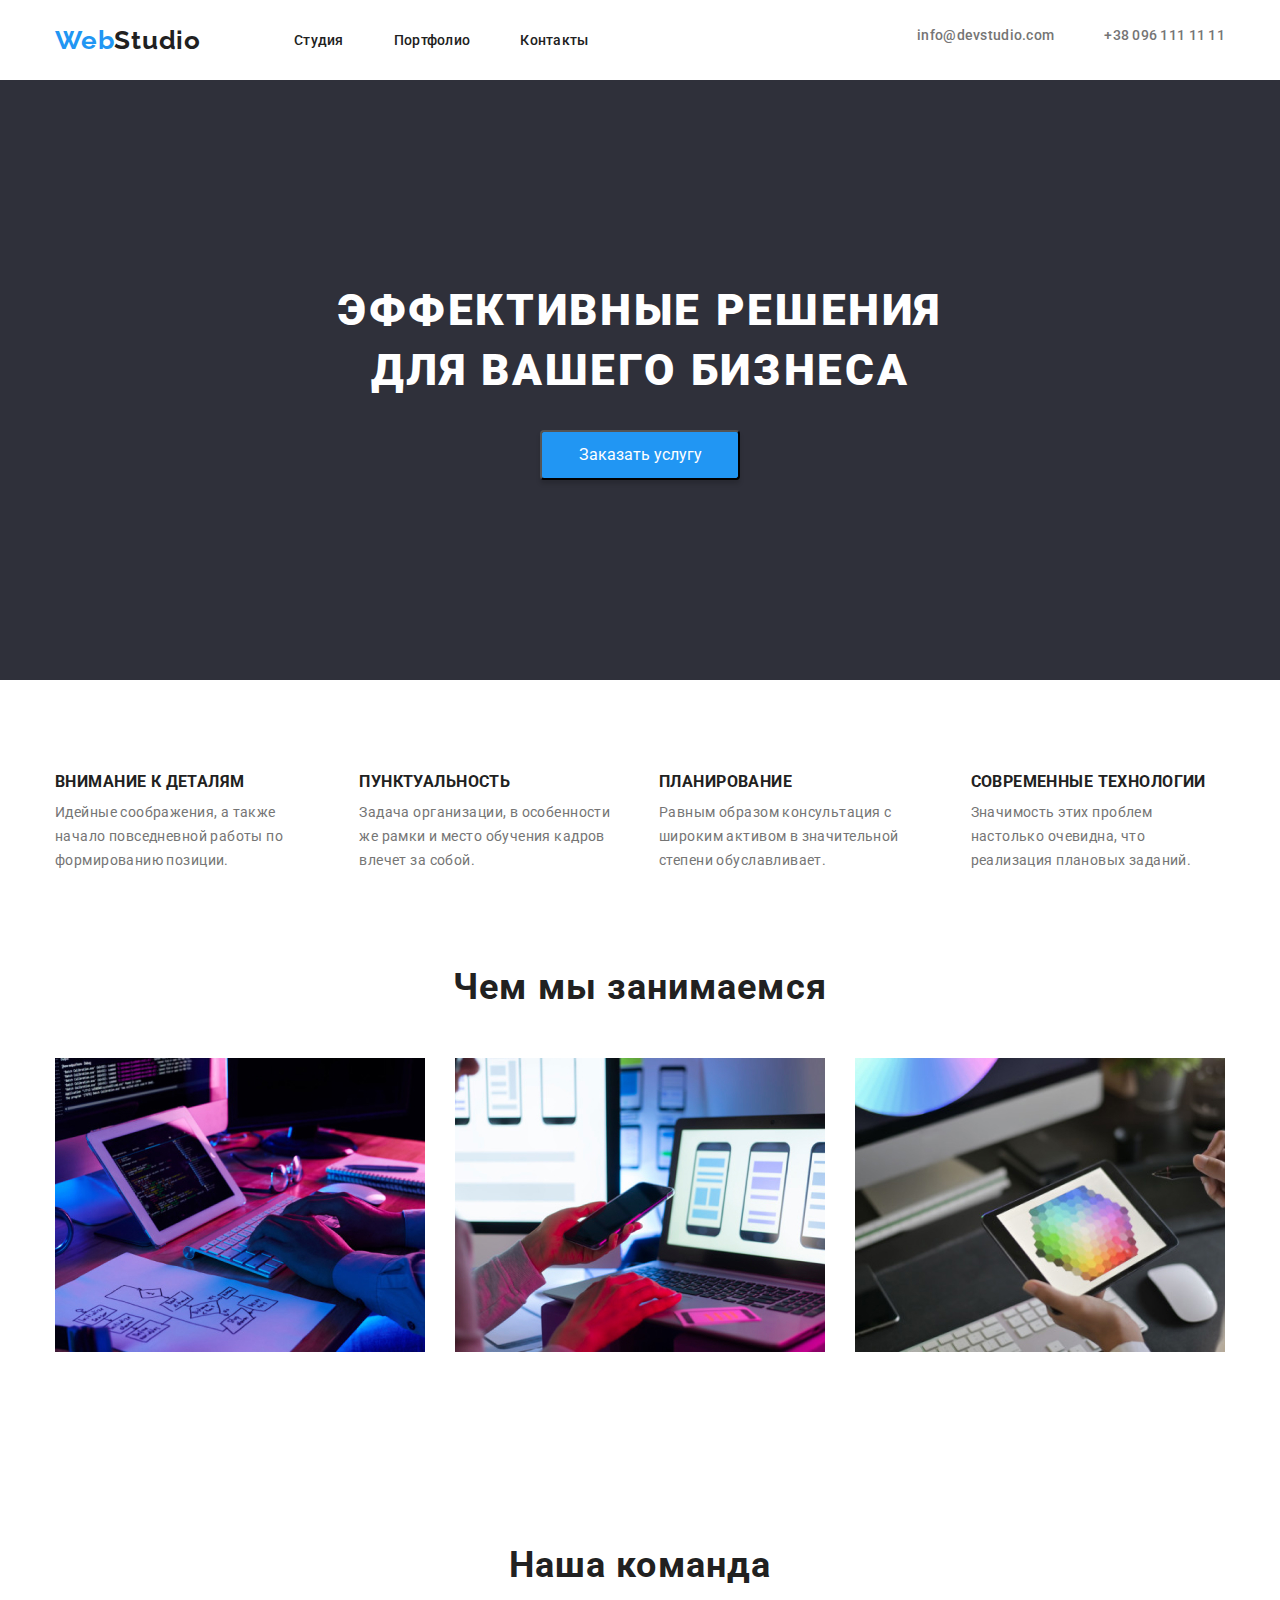
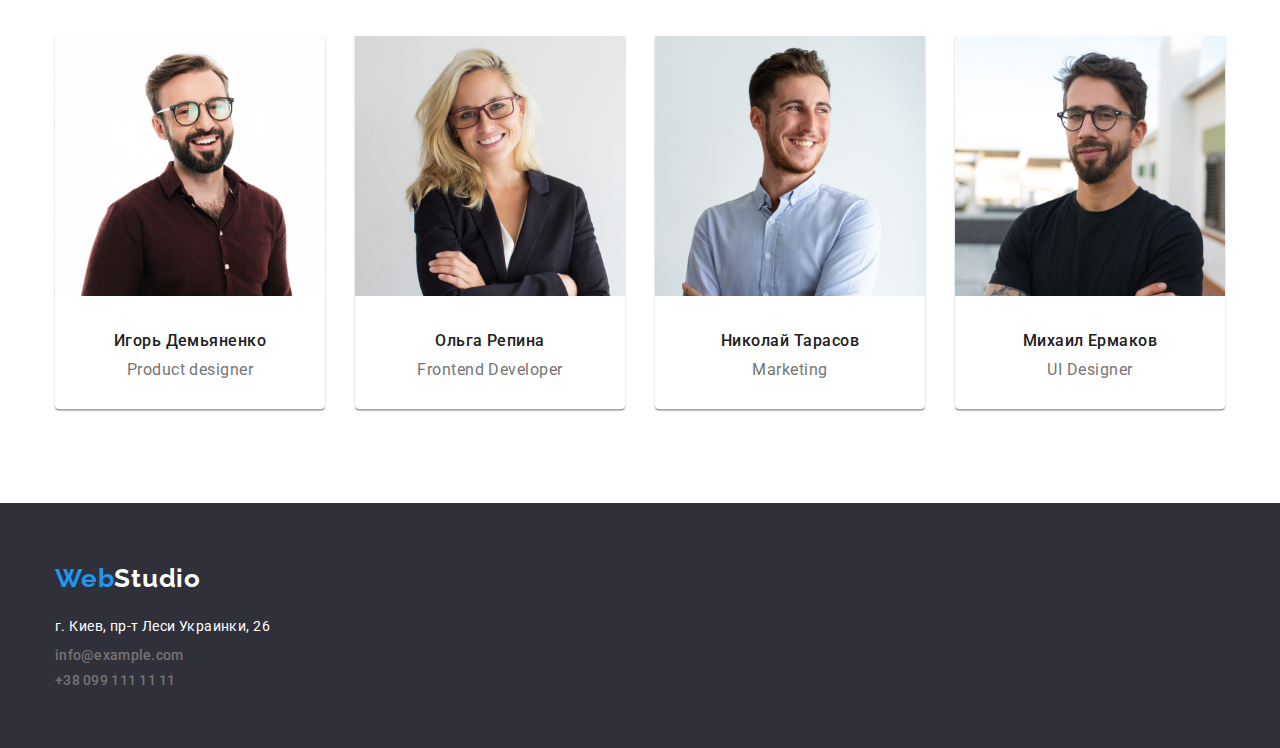
<file: index.html>
<!DOCTYPE html>
<html lang="en">
    <head>
        <meta charset="UTF-8">
        <meta name="viewport" content="width=device-width, initial-scale=1.0">
        <title>Web Studio</title>
        <link
            rel="stylesheet"
            href="https://cdnjs.cloudflare.com/ajax/libs/modern-normalize/1.0.0/modern-normalize.min.css"
            />
        <link rel="stylesheet" href="./css/style.css">
        <link
            rel="stylesheet"
            href="https://fonts.googleapis.com/css2?family=Raleway:wght@700&amp;family=Roboto:wght@400;500;700;900&amp;display=swap">
    </head>
    <body>
        <!-- HEADER -->
        <header class="header">
            <div class="container header-container">
            <nav class="nav">
                <div class="logo"><a class="link"
                        href="./index.html"><span
                            class="first-part-title">Web</span><span
                            class="second-part-title">Studio</span></a>
                </div>
                <ul class="menu">
                    <li class="menu-item"><a class="menu-page"
                            href="./index.html">Студия</a></li>
                    <li class="menu-item"><a class="menu-page"
                            href="./portfolio.html">Портфолио</a></li>
                    <li class="menu-item"><a class="menu-page" href="">Контакты</a></li>
                </ul>
            </nav>
            <ul class="contacts">
                <li class="item menu-item address"><a class="link"
                        href="mailto:info@devstudio.com">info@devstudio.com</a></li>
                <li class="item menu-item address"><a class="link"
                        href="tel:+380961111111">+38
                        096 111 11
                        11</a></li>
            </ul>
        </div>
        </header>
        <!-- MAIN -->
        <main>
            <section class="hero">
                <div class="container">
                    <h1 class="page-title-hero">Эффективные решения для вашего
                        бизнеса</h1>
                    <button type="button" class="order button">Заказать услугу</button>
                </div>
            </section>
            <section class="advantages">
                <div class="container">
                    <ul class="advantages-list">
                        <li>
                            <h3>ВНИМАНИЕ К ДЕТАЛЯМ</h3>
                            <p class="advantages-description">Идейные
                                соображения, а также начало повседневной
                                работы по формированию позиции.</p>
                        </li>
                        <li>
                            <h3>ПУНКТУАЛЬНОСТЬ</h3>
                            <p class="advantages-description">Задача
                                организации, в особенности же рамки и
                                место обучения кадров влечет за собой.</p>
                        </li>
                        <li>
                            <h3>ПЛАНИРОВАНИЕ</h3>
                            <p class="advantages-description">Равным образом
                                консультация с широким активом в
                                значительной степени обуславливает.</p>
                        </li>
                        <li>
                            <h3>СОВРЕМЕННЫЕ ТЕХНОЛОГИИ</h3>
                            <p class="advantages-description">Значимость этих
                                проблем настолько очевидна, что
                                реализация плановых заданий.</p>
                        </li>
                    </ul>
                </div>
            </section>
            <!-- Activity -->
            <section class="activity">
                <div class="container">
                    <h2 class="page-title">Чем мы занимаемся</h2>
                    <ul class="team">
                        <li class="item">
                            <img
                                src="images/img1pref.jpg"
                                alt="наши преимущества"
                                width="370"
                                />
                        </li>
                        <li class="item">
                            <img
                                src="images/img2pref.jpg"
                                alt="наши преимущества"
                                width="370"
                                />
                        </li>
                        <li class="item">
                            <img
                                src="images/img3pref.jpg"
                                alt="наши преимущества"
                                width="370"
                                />
                        </li>
                    </ul>
                </div>
            </section>
            <!-- TEAM -->
            <section class="team-section">
                <div class="container">
                    <h2 class="page-title">Наша команда</h2>
                    <ul class="team">
                        <li class="item">
                            <div class="worker-card">
                                <img src="images/imgdem.jpg" width="270"
                                    alt="Игорь
                                    Демьяненко">
                                <h3 class="worker-name">Игорь Демьяненко</h3>
                                <p class="worker-job">Product designer</p>
                            </div>
                        </li>
                        <li class="item">
                            <div class="worker-card">
                                <img src="images/imgrep.jpg" width="270"
                                    alt="Ольга Репина">
                                <h3 class="worker-name">Ольга Репина</h3>
                                <p class="worker-job">Frontend Developer</p>
                            </div>
                        </li>
                        <li class="item">
                            <div class="worker-card">
                                <img
                                    src="images/imgtar.jpg"
                                    width="270"
                                    alt="Николай Тарасов">
                                <h3 class="worker-name">Николай Тарасов</h3>
                                <p class="worker-job">Marketing</p>
                            </div>
                        </li>
                        <li class="item">
                            <div class="worker-card">
                                <img src="images/imgerm.jpg" width="270"
                                    alt="Михаил Ермаков">
                                <h3 class="worker-name">Михаил Ермаков</h3>
                                <p class="worker-job">UI Designer</p>
                            </div>
                        </li>
                    </ul>
                </div>
            </section>
        </main>
        <!-- FOOTER -->
        <footer class="footer">
            <div class="container">
                <ul>
                    <li> <a class="footer-logo link" href="./index.html"><span
                                class="first-part-title">Web</span><span
                                class="second-logo-part-footer">Studio</span></a></li>
                    <li>
                        <address class="street" href="">г. Киев, пр-т Леси
                            Украинки,
                            26</address>
                    </li>
                    <li class="address-item">
                        <a class="address"
                            href="mailto:info@example.com">info@example.com</a>
                    </li>
                    <li>
                        <a class="address"
                            href="tel:+380991111111">+38
                            099
                            111 11 11</a>
                    </li>
                </ul>
            </div>
        </footer>
    </body>
</html>
</file>
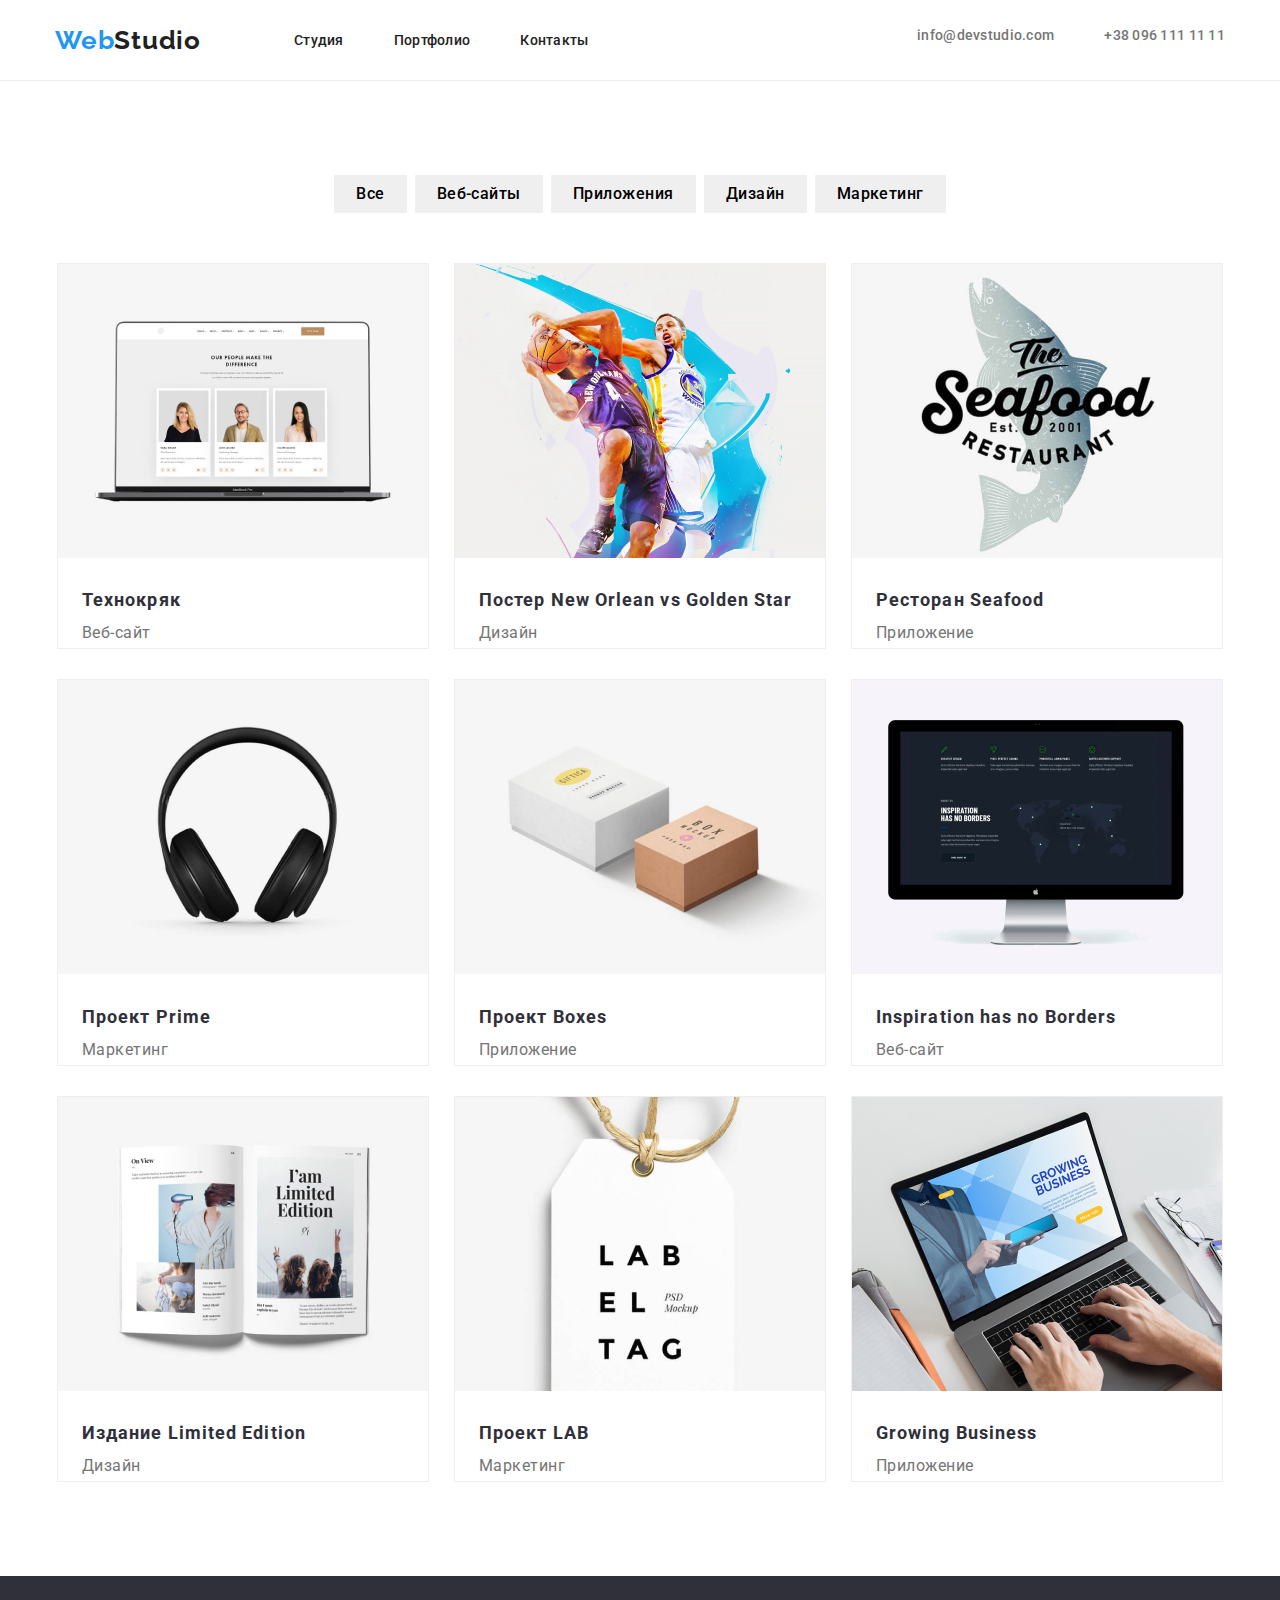
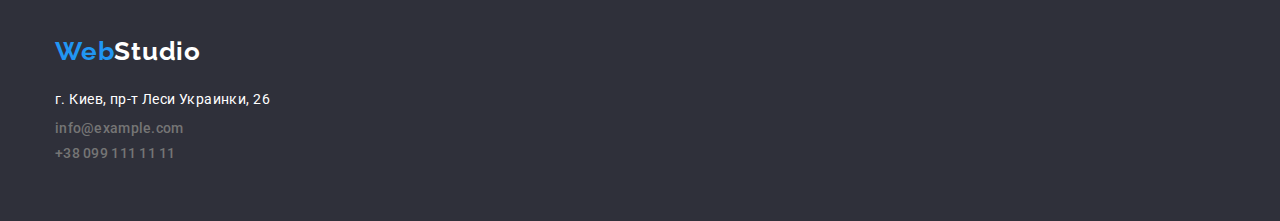
<file: portfolio.html>
<!DOCTYPE html>
<html lang="en">
    <head>
        <meta charset="UTF-8" />
        <meta name="viewport" content="width=device-width, initial-scale=1.0" />
        <title>Portfolio</title>
        <link
            rel="stylesheet"
            href="https://cdnjs.cloudflare.com/ajax/libs/modern-normalize/1.0.0/modern-normalize.min.css"
            />
        <link rel="stylesheet" href="./css/style.css">
        <link
            rel="stylesheet"
            href="https://fonts.googleapis.com/css2?family=Raleway:wght@700&amp;family=Roboto:wght@400;500;700;900&amp;display=swap">
    </head>
    <body>
        <!-- HEADER -->
        <header class="header">
            <div class="container header-container">
                <nav class="nav">
                    <div class="logo"><a class="link"
                            href="./index.html"><span
                                class="first-part-title">Web</span><span
                                class="second-part-title">Studio</span></a>
                    </div>
                    <ul class="menu">
                        <li class="menu-item"><a class="menu-page"
                                href="./index.html">Студия</a></li>
                        <li class="menu-item"><a class="menu-page"
                                href="./portfolio.html">Портфолио</a></li>
                        <li class="menu-item"><a class="menu-page" href="">Контакты</a></li>
                    </ul>
                </nav>
                <ul class="contacts">
                    <li class="item menu-item address"><a class="link"
                            href="mailto:info@devstudio.com">info@devstudio.com</a></li>
                    <li class="item menu-item address"><a class="link"
                            href="tel:+380961111111">+38
                            096 111 11
                            11</a></li>
                </ul>
            </div>
        </header>
        <div class="border"></div>
        <!-- панель вкладок -->
        <main>
            <div class="container">
                <section class="button-panel">
                    <div>
                        <ul class="filter-button">
                            <li class="button-block">
                                <button type="button" class="button-filter">Все</button>
                            </li>
                            <li class="button-block">
                                <button type="button" class="button-filter">Веб-сайты</button>
                            </li>
                            <li class="button-block">
                                <button type="button" class="button-filter">Приложения</button>
                            </li>
                            <li class="button-block">
                                <button type="button" class="button-filter">Дизайн</button>
                            </li>
                            <li class="button-block">
                                <button type="button" class="button-filter">Маркетинг</button>
                            </li>
                        </ul>
                    </div>
                </section>
            </div>
            <!-- преимущества -->
            <section class="grid-container">
                <div class="container">
                    <ul class="filter-grid item-grid">
                        <li class="cards">
                            <img
                                src="./images/imgtechno.jpg"
                                alt="techno"
                                width="370">
                            <div class="card-container-info">
                                <h3 class="card-title">Технокряк</h3>
                                <p class="card-legend">Веб-сайт</p>
                            </div>
                        </li>
                        <li class="cards">
                            <img
                                src="./images/imgorlean.jpg"
                                alt="orlean"
                                width="370">
                            <div class="card-container-info">
                                <h3 class="card-title">Постер New Orlean vs
                                    Golden Star</h3>
                                <p class="card-legend">Дизайн</p>
                            </div>
                        </li>
                        <li class="cards">
                            <img src="./images/imgseafood.jpg"
                                alt="seafood"
                                width="370">
                            <div class="card-container-info">
                                <h3 class="card-title">Ресторан Seafood</h3>
                                <p class="card-legend">Приложение</p>
                            </div>
                        </li>
                        <li class="cards">
                            <img
                                src="./images/imgprime.jpg"
                                alt="prime"
                                width="370">
                            <div class="card-container-info">
                                <h3 class="card-title">Проект Prime</h3>
                                <p class="card-legend">Маркетинг</p>
                            </div>
                        </li>
                        <li class="cards">
                            <img src="./images/imgboxes.jpg"
                                alt="boxes"
                                width="370">
                            <div class="card-container-info">
                                <h3 class="card-title">Проект
                                    Boxes</h3>
                                <p class="card-legend">Приложение</p>
                            </div>
                        </li>
                        <li class="cards">
                            <img
                                src="./images/imginspire.jpg"
                                alt="inspiration"
                                width="370">
                            <div class="card-container-info">
                                <h3 class="card-title">Inspiration
                                    has no
                                    Borders</h3>
                                <p class="card-legend">Веб-сайт</p>
                            </div>
                        </li>
                        <li class="cards">
                            <img
                                src="./images/imglimited.jpg"
                                alt="limited"
                                width="370">
                            <div class="card-container-info">
                                <h3 class="card-title">Издание
                                    Limited Edition</h3>
                                <p class="card-legend">Дизайн</p>
                            </div>
                        </li>
                        <li class="cards">
                            <img
                                src="./images/imglab.jpg"
                                alt="lab"
                                width="370">
                            <div class="card-container-info">
                                <h3 class="card-title">Проект
                                    LAB</h3>
                                <p class="card-legend">Маркетинг</p>
                            </div>
                        </li>
                        <li class="cards">
                            <img
                                src="./images/imgbusiness.jpg"
                                alt="business"
                                width="370">
                            <div class="card-container-info">
                                <h3
                                    class="card-title">Growing
                                    Business</h3>
                                <p
                                    class="card-legend">Приложение</p>
                            </div>
                        </li>
                    </ul>
                </section>
            </main>
            <!-- FOOTER -->
            <footer class="footer">
                <div class="container">
                    <ul>
                        <li> <a
                                class="footer-logo
                                link"
                                href="./index.html"><span
                                    class="first-part-title">Web</span><span
                                    class="second-logo-part-footer">Studio</span></a></li>
                        <li>
                            <address
                                class="street"
                                href="">г. Киев,
                                пр-т Леси
                                Украинки,
                                26</address>
                        </li>
                        <li
                            class="address-item">
                            <a class="address"
                                href="mailto:info@example.com">info@example.com</a>
                        </li>
                        <li>
                            <a class="address"
                                href="tel:+380991111111">+38
                                099
                                111 11 11</a>
                        </li>
                    </ul>
                </div>
            </footer>
        </body>
    </html>
</file>
<file: css/style.css>
:root {
  --main-color: #212121;
  --style-color: #2196f3;
  --background: #2f303a;
  --white: #ffffff;
  --color-contacts: #757575;
  --card-border-color: #EEEEEE;
}
* {
  margin: 0;
  padding: 0;
}
img {
  margin: 0px;
  padding: 0px;
}
a {
  text-decoration: none;
  color: inherit;
}
a:hover,
a:focus {
  color: var(--style-color);
}
body {
  background-color: var(--white);
  font-family: "Roboto", sans-serif;
}
ul {
  list-style-type: none;
}
.second-part-title {
  font-family: "Raleway";
  font-style: normal;
  font-weight: bold;
  font-size: 26px;
  line-height: 31px;
  letter-spacing: 0.03em;
  color: var(--main-color);
}
.first-part-title {
  font-family: "Raleway";
  font-style: normal;
  font-weight: bold;
  font-size: 26px;
  line-height: 31px;
  letter-spacing: 0.03em;
  color: var(--style-color);
}
.header-container {
  display: flex;
  justify-content: space-between;
  align-items: center;
}
.nav {
  display: flex;
  justify-content: space-between;
  align-items: center;
}
.menu {
  padding-left: 93px;
  display: flex;
  font-family: "Roboto";
  font-style: normal;
  font-weight: 500;
  font-size: 14px;
  line-height: 16px;
  letter-spacing: 0.02em;
  color: var(--main-color);
}
.menu-page {
  display: inline-block;
  padding-top: 32px;
  padding-bottom: 32px;
}
.contacts {
  display: flex;
  font-family: "Roboto";
  font-style: normal;
  font-weight: normal;
  font-size: 14px;
  line-height: 24px;
  letter-spacing: 0.03em;
  color: rgba(255, 255, 255, 0.6);
}
.hero {
  padding-top: 200px;
  text-align: center;
  letter-spacing: 0.06em;
  text-transform: uppercase;
  background-color: var(--background);
  padding-bottom: 200px;
}
.hero-title {
  text-align: center;
  font-family: "Roboto";
  width: 696px;
  font-style: normal;
  font-weight: 900;
  font-size: 44px;
  line-height: 60px;
  letter-spacing: 0.06em;
  text-transform: uppercase;
  color: var(--white);
}
.order.button {
  margin-top: 30px;
  width: 200px;
  height: 50px;
  background: var(--style-color);
  box-shadow: 0px 4px 4px rgba(0, 0, 0, 0.15);
  border-radius: 4px;
  color: var(--white);
}
.street {
  font-family: "Roboto";
  font-style: normal;
  font-weight: normal;
  font-size: 14px;
  line-height: 24px;
  letter-spacing: 0.03em;
  color: var(--white);
}
.footer {
  background-color: var(--background);
  padding-bottom: 60px;
  padding-top: 60px;
}
.footer-logo {
  display: block;
  margin-bottom: 20px;
}
.footer.contacts.item {
  font-family: "Roboto";
  font-style: normal;
  font-weight: normal;
  font-size: 14px;
  line-height: 24px;
  letter-spacing: 0.03em;
  color: rgba(255, 255, 255, 0.6);
}
.second-logo-part-footer {
  font-family: "Raleway";
  font-style: normal;
  font-weight: bold;
  font-size: 26px;
  line-height: 31px;
  letter-spacing: 0.03em;
  color: var(--white);
}
.advantages {
  padding-top: 94px;
  padding-bottom: 94px;
  font-style: normal;
  font-weight: bold;
  font-size: 14px;
  line-height: 16px;
  letter-spacing: 0.03em;
  color: var(--main-color);
}
.advantages-description {
  margin-top: 10px;
  font-family: "Roboto";
  font-style: normal;
  font-weight: normal;
  font-size: 14px;
  line-height: 24px;
  letter-spacing: 0.03em;
  color: var(--color-contacts);
}
.advantages li:nth-child(n + 2) {
  margin-left: 30px;
}

.advantages-list {
  display: flex;
}
.worker-name {
  display: block;
  font-style: normal;
  font-weight: 500;
  font-size: 16px;
  line-height: 19px;
  letter-spacing: 0.03em;
  color: var(--main-color);
  text-align: center;
  padding-bottom: 10px;
  padding-top: 30px;
}
.worker-job {
  display: block;
  font-style: normal;
  font-weight: normal;
  font-size: 16px;
  line-height: 19px;
  letter-spacing: 0.03em;
  color: var(--color-contacts);
  text-align: center;
  padding-bottom: 30px;
}
.worker-card {
  box-shadow: 0px 1px 3px rgba(0, 0, 0, 0.12), 0px 1px 1px rgba(0, 0, 0, 0.14),
    0px 2px 1px rgba(0, 0, 0, 0.2);
  border-radius: 0px 0px 4px 4px;
}
.team {
  display: flex;
  justify-content: space-between;
}
.team-section {
  padding-top: 94px;
  padding-bottom: 94px;
}
.activity {
  padding-bottom: 94px;
}
.team.container li:not(:first-child) {
  margin-left: 30px;
}
.footer.contacts.item.link {
  margin-top: 9px;
}
.container {
  width: 1200px;
  padding-left: 15px;
  padding-right: 15px;
  margin-left: auto;
  margin-right: auto;
  /*border: 1px solid red;*/
}
.page-title-hero {
  width: 696px;
  font-family: "Roboto";
  font-style: normal;
  font-weight: 900;
  font-size: 44px;
  line-height: 60px;
  text-align: center;
  letter-spacing: 0.06em;
  text-transform: uppercase;
  color: var(--white);
  margin: 0 auto;
}
.page-title {
  margin-bottom: 50px;
  text-align: center;
  font-family: "Roboto";
  font-style: normal;
  font-weight: bold;
  font-size: 36px;
  line-height: 42px;
  text-align: center;
  letter-spacing: 0.03em;
  color: var(--main-color);
}
.address-item {
  margin-bottom: 9px;
  margin-top: 9px;
}
.button-filter {
  border: none;
  padding-right: 22px;
  padding-left: 22px;
  padding-top: 6px;
  padding-bottom: 6px;

  font-family: "Roboto";
  font-style: normal;
  font-weight: 500;
  font-size: 16px;
  line-height: 26px;
  text-align: center;
  letter-spacing: 0.03em;
}
.button-block:not(:first-child) {
  margin-left: 8px;
}
.button:focus,
button:hover {
  background: var(--style-color);
  box-shadow: 0px 3px 1px rgba(0, 0, 0, 0.1), 0px 1px 2px rgba(0, 0, 0, 0.08),
    0px 2px 2px rgba(0, 0, 0, 0.12);
  border-radius: 4px;
  outline: none;
  border: none;
  color: var(--white);
}
button:focus {
  border: none;
  outline: none;
}
.card-title {
  font-family: "Roboto";
  font-style: normal;
  font-weight: bold;
  font-size: 18px;
  line-height: 36px;
  letter-spacing: 0.06em;
  color: var(--background);
  margin-top: 20px;
}
.card-legend {
  font-family: "Roboto";
  font-style: normal;
  font-weight: normal;
  font-size: 16px;
  line-height: 30px;
  letter-spacing: 0.03em;
  color: var(--color-contacts);
  }

.menu-item:not(:last-child) {
  margin-right: 50px;
}
.address {
  display: block;
  font-weight: 500;
  font-size: 14px;
  line-height: 16px;
  letter-spacing: 0.02em;
  color: var(--color-contacts);
}
.address:not(:last-child) {
  margin-bottom: 10px;
}
.button-panel {
  padding-top: 94px;
  padding-bottom: 50px;
}
.filter-button {
  display: flex;
  justify-content: center;
  align-content: center;
}
.filter-grid {
  display: flex;
  align-items: center;
  justify-content: center;
  flex-wrap: wrap;
}
.cards {
  margin-bottom: 30px;
  margin-right: 25px;
  border: 1px solid var(--card-border-color);
}
.cards:nth-child(3) {
  margin-right: 0px;
}
.cards:nth-child(6) {
  margin-right: 0px;
}
.cards:nth-child(9) {
  margin-right: 0px;
}
.cards:nth-child(7) {
  margin-bottom: 0px;
}
.cards:nth-child(8) {
  margin-bottom: 0px;
}
.cards:nth-child(9) {
  margin-bottom: 0px;
}
.grid-container {
  padding-bottom: 94px;
}
.border {
  border-bottom-width: 1px;
  border-top-width: 0px;
  border-right-width: 0px;
  border-left-width: 0px;
  border-style: solid;
  color: #ececec;
}
.card-container-info {
  padding-right: 24px;
  padding-left: 24px;
  
}
</file>
